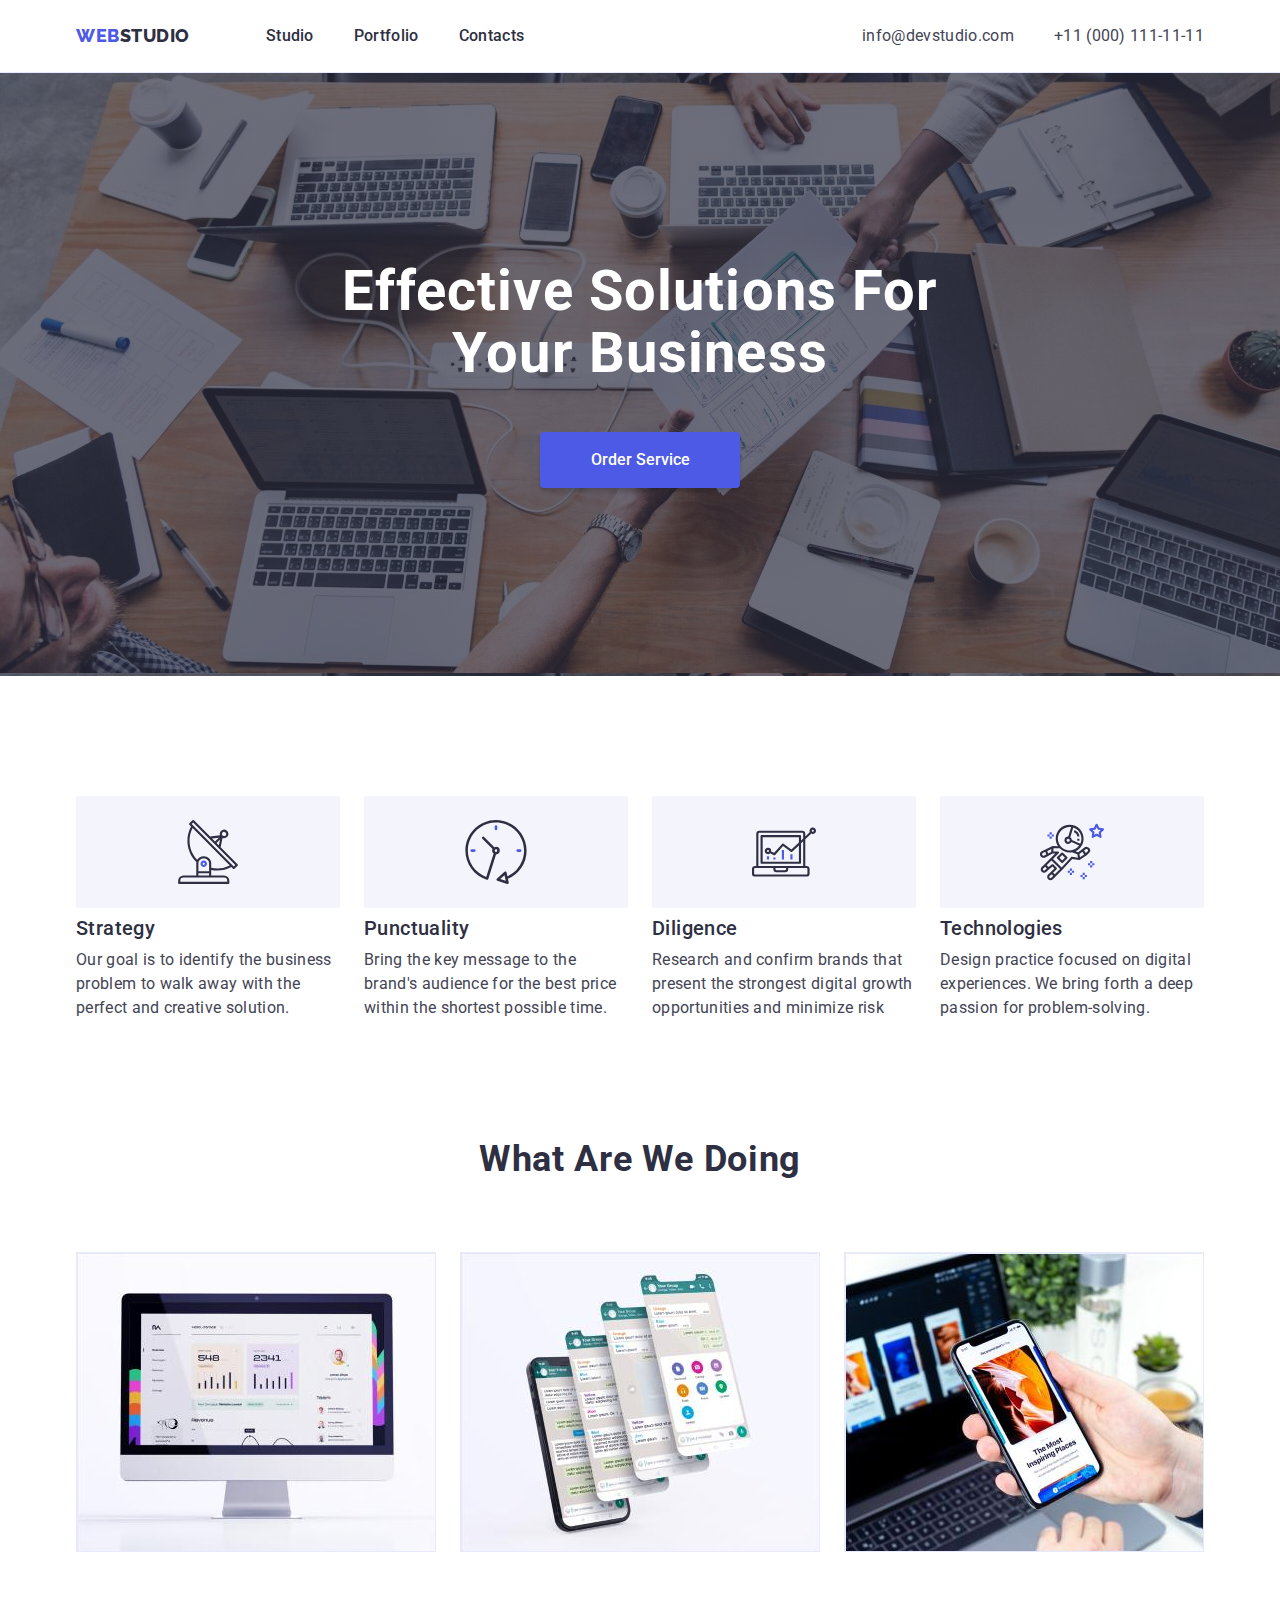
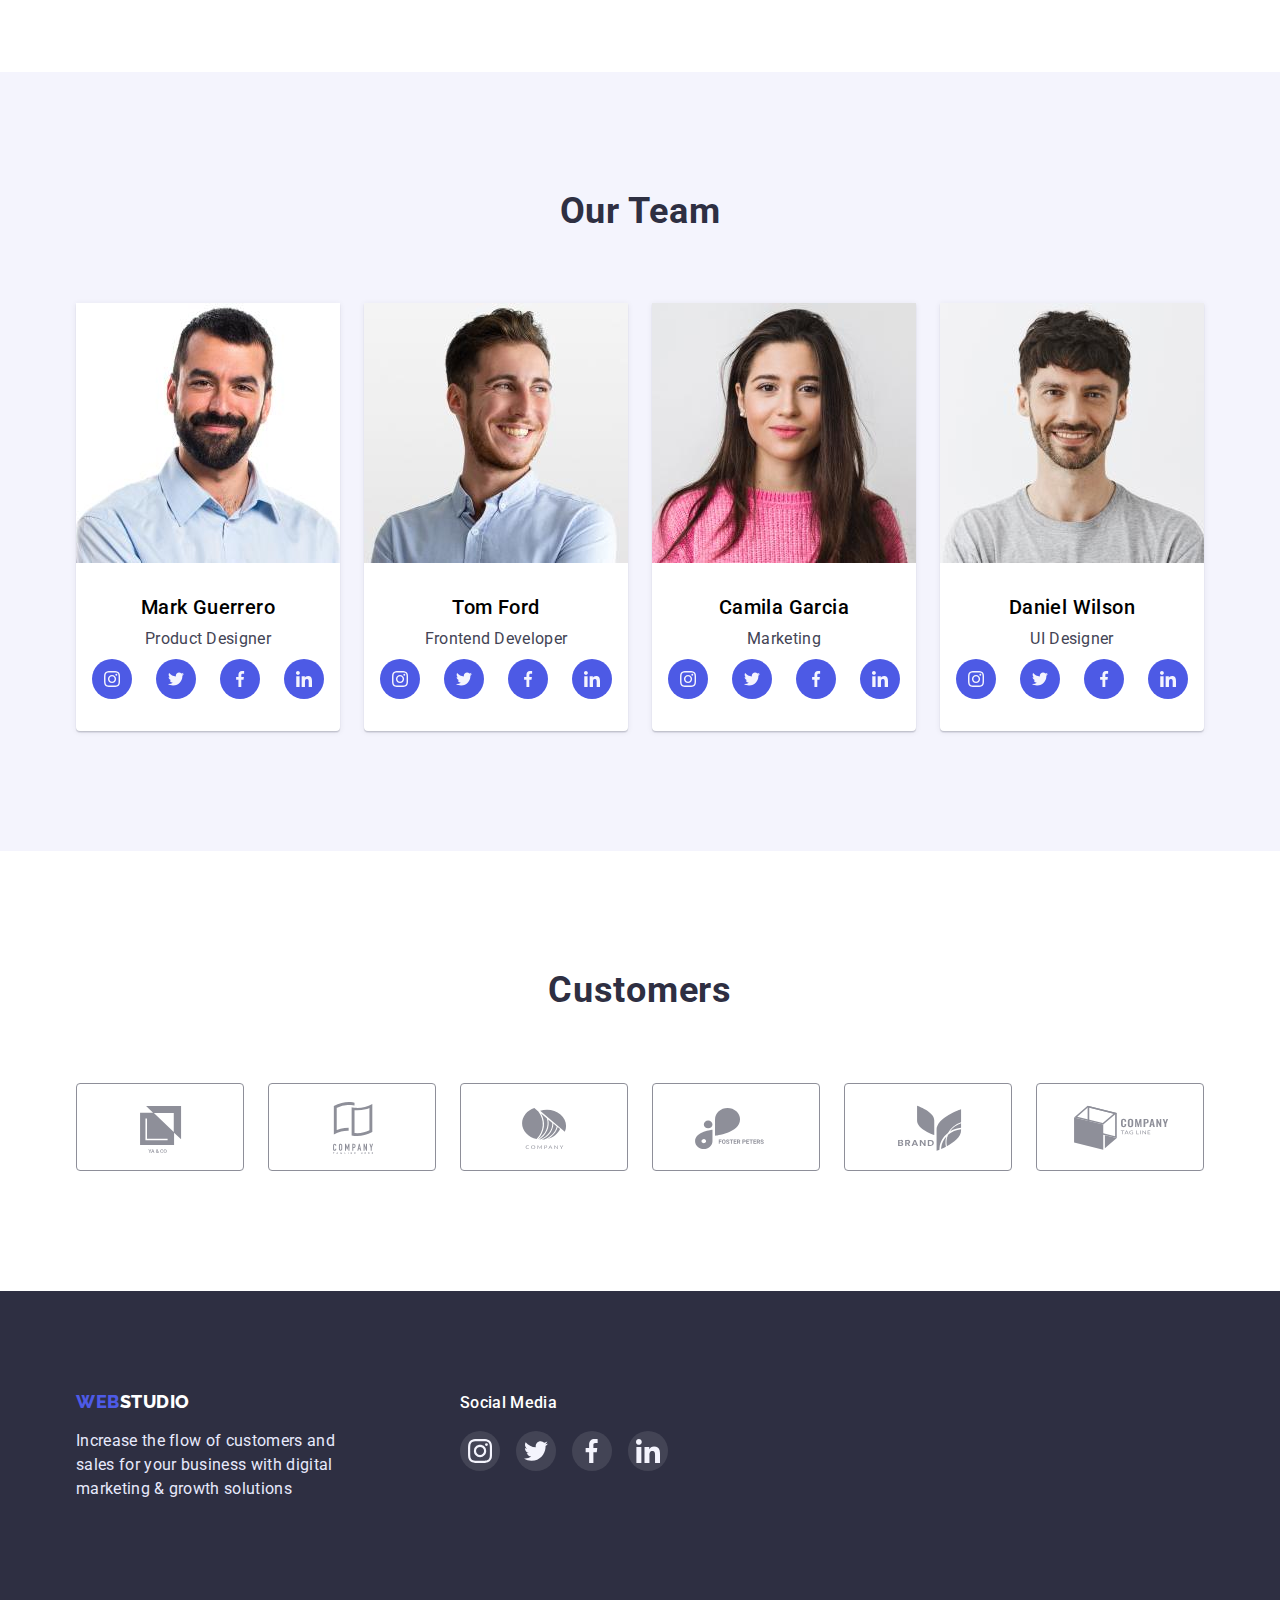
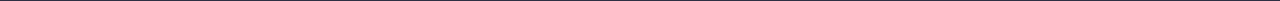
<file: index.html>
<!DOCTYPE html>
<html lang="en">
  <head>
    <title>Main Page</title>
    <meta charset="utf-8">
	<meta http-equiv="X-UA-Compatible" content="IE=edge">
    <meta name="viewport" content="width=device-width, initial-scale=1.0">
	<link rel="stylesheet" href="https://fonts.googleapis.com/css2?family=Raleway:wght@800&family=Roboto:wght@400;500;700;900&display=swap" >    
	<link rel="stylesheet" href="https://cdnjs.cloudflare.com/ajax/libs/modern-normalize/1.1.0/modern-normalize.min.css">
	<link rel="stylesheet" href="./css/styles.css">
 
</head>
  <body >
	   
   <header class="header">
	    <div class="container page">
		<a class="logo"  href="index.html" lang="en" >Web<span class="logo-part">Studio</span></a>
    		<nav class="navigate">
		        	
		 <ul class="pages">
          <li class="page"><a class="page-link current" href="index.html">Studio</a></li>
          <li class="page"><a class="page-link" href="portfolio.html">Portfolio</a></li>
          <li class="page"><a class="page-link" href="index.html">Contacts</a></li>
        </ul>
		</nav> 
	    
      <ul class="contacts">
        <li class="contact">
		<a class="contact-link" href="mailto:info@devstudio.com">
		info@devstudio.com</a></li>
        <li class="contact">
		<a class="contact-link" href="tel:+11(000)1111111">
		+11 (000) 111-11-11</a></li>
      </ul>
	  </div>
      	  
    </header>
    <main>
	 <section class="hero">
	 <div class="container">
	  <h1 class="hero-title">Effective Solutions for Your Business</h1>
        <button type="button" class="button" >Order Service</button>
      </div>
	  </section>
	  
    <section class="section principles">
	<div class="container">
	 <h2 class="visually-hidden">OUR ADVANTAGES</h2>
        <ul class="principles-list">
          <li class="principles-item">
		  <div class="principles-icon">
		  <svg  class="icon-antenna-1" width="64" height="64">
			<use href="./css/images/sprite/icons.svg#icon-antenna"></use>
		  </svg></div>
            <h3 class="principles-title">Strategy</h3>
            <p class="principles-content">Our goal is to identify the business problem to walk away with the perfect and creative solution. </p>
          </li>
          <li class="principles-item">  
		  <div class="principles-icon">
			<svg  class="icon-clock-1" width="64" height="64">
				<use href="./css/images/sprite/icons.svg#icon-clock"></use>
		  </svg></div>
            <h3 class="principles-title">Punctuality</h3>
            <p class="principles-content">Bring the key message to the brand's audience for the best price within the shortest possible time.</p>
          </li>
          <li class="principles-item">
		  <div class="principles-icon">
			<svg class="icon-diagram-1" width="64" height="64">
				<use href="./css/images/sprite/icons.svg#icon-diagram"></use>
			</svg></div>
            <h3 class="principles-title">Diligence</h3>
            <p class="principles-content">
              Research and confirm brands that present the strongest digital growth opportunities and minimize risk
            </p>
          </li>
          <li class="principles-item">
		  <div class="principles-icon">
		  <svg class="icon-astronaut-1" width="64" height="64">
			<use href="./css/images/sprite/icons.svg#icon-astronaut" ></use>
		  </svg></div>
            <h3 class="principles-title">Technologies</h3>
            <p class="principles-content">Design practice focused on digital experiences. We bring forth a deep passion for problem-solving.</p>
          </li>
        </ul>
		</div>
	  </section>
	  <section class="section services">
	  <div class="container">
	   <h3 class="services-title">What are we doing</h3>
   		<ul class="services-images">
          <li class="services-image"></li>
          <li class="services-image"></li>
          <li class="services-image"></li>
        </ul>
		</div>
	   </section>
      <section class="section team">
	  <div class="container">
	  <h2 class="team-title">Our Team</h2> 
        <ul class="team-list">
          <li class="team-item">
			<div class="team-picture"></div>
		    <div class="team-card" >
                <h3 class="team-name">Mark Guerrero</h3>
                <p class="team-profession" lang="en">Product Designer</p>
              <ul class="icons">
			  <li class="icon"><a href="#" class="team-icon">
			  <svg class="icon-instagram-card" width="16" height="16">
				<use href="./css/images/sprite/icons.svg#icon-instagram-card"></use>
			  </svg></a></li>
			  <li class="icon"><a href="#" class="team-icon">
			  <svg class="icon-twitter-card" width="16" height="16">
				<use href="./css/images/sprite/icons.svg#icon-twitter-card"></use>
			  </svg></a>
			   <li class="icon"><a href="#" class="team-icon">
			  <svg class="icon-facebook-card" width="16" height="16">
				<use href="./css/images/sprite/icons.svg#icon-facebook-card"></use>
			  </svg></a></li>
			  <li class="icon"><a href="#" class="team-icon">
			  <svg class="icon-linkedin-card" width="16" height="16">
				<use href="./css/images/sprite/icons.svg#icon-linkedin-card"></use>
			  </svg></a></li>
			  </ul>
			  </div>
          </li>
          <li class="team-item">
			<div class="team-picture"></div>
		   <div class="team-card">
                <h3 class="team-name">Tom Ford</h3>
                <p class="team-profession" lang="en">Frontend Developer</p>
             <ul class="icons">
			  <li class="icon"><a href="#" class="team-icon">
			  <svg class="icon-instagram-card" width="16" height="16">
				<use href="./css/images/sprite/icons.svg#icon-instagram-card"></use>
			  </svg></a></li>
			  <li class="icon"><a href="#" class="team-icon">
			  <svg class="icon-twitter-card" width="16" height="16">
				<use href="./css/images/sprite/icons.svg#icon-twitter-card"></use>
			  </svg></a></li>
			  <li class="icon"><a href="#" class="team-icon">
			  <svg class="icon-facebook-card" width="16" height="16">
				<use href="./css/images/sprite/icons.svg#icon-facebook-card"></use>
			  </svg></a></li>
			  <li class="icon"><a href="#" class="team-icon">
			  <svg class="icon-linkedin-card" width="16" height="16">
				<use href="./css/images/sprite/icons.svg#icon-linkedin-card"></use>
			  </svg></a></li>
			  </ul>
			 </div>
          </li>
          <li class="team-item">
			<div class="team-picture"></div>
		    <div class="team-card" >
                <h3 class="team-name">Camila Garcia</h3>
                <p class="team-profession" lang="en">Marketing</p>
              <ul class="icons">
			  <li class="icon"><a href="#" class="team-icon">
			  <svg class="icon-instagram-card" width="16" height="16">
				<use href="./css/images/sprite/icons.svg#icon-instagram-card"></use>
			  </svg></a></li>
			  <li class="icon"><a href="#" class="team-icon">
			  <svg class="icon-twitter-card" width="16" height="16">
				<use href="./css/images/sprite/icons.svg#icon-twitter-card"></use>
			  </svg></a></li>
			  <li class="icon"><a href="#" class="team-icon">
			  <svg class="icon-facebook-card" width="16" height="16">
				<use href="./css/images/sprite/icons.svg#icon-facebook-card"></use>
			  </svg></a></li>
			  <li class="icon"><a href="#" class="team-icon">
			  <svg class="icon-linkedin-card" width="16" height="16">
				<use href="./css/images/sprite/icons.svg#icon-linkedin-card"></use>
			  </svg></a></li>
			  </ul>
            </div>
          </li>
          <li class="team-item">
			<div class="team-picture"></div>
		   <div class="team-card" >  
				<h3 class="team-name">Daniel Wilson</h3>
                <p class="team-profession" lang="en">UI Designer</p>
			<ul class="icons">
			  <li class="icon"><a href="#" class="team-icon">
			  <svg class="icon-instagram-card" width="16" height="16">
				<use href="./css/images/sprite/icons.svg#icon-instagram-card"></use>
			  </svg></a></li>
			  <li class="icon"><a href="#" class="team-icon">
			  <svg class="icon-twitter-card" width="16" height="16">
				<use href="./css/images/sprite/icons.svg#icon-twitter-card"></use>
			  </svg></a></li>
			  <li class="icon"><a href="#" class="team-icon">
			  <svg class="icon-facebook-card" width="16" height="16">
				<use href="./css/images/sprite/icons.svg#icon-facebook-card"></use>
			  </svg></a></li>
			  <li class="icon"><a href="#" class="team-icon">
			  <svg class="icon-linkedin-card" width="16" height="16">
				<use href="./css/images/sprite/icons.svg#icon-linkedin-card"></use>
			  </svg></a></li>
			  </ul>
             </div>
          </li>
        </ul>
		</div>
	</section>
	<section class="section clients">
	<div class="container">
	<h2 class="clients-title">Customers<h2>
	<ul class="clients-list">
	<li class="clients-item"><a href="#" class="clients-ya">
	<svg class="icon-client-ya" width="104" height="56">
		<use href="./css/images/sprite/icons.svg#icon-client-ya"></use>
	</svg></a></li>
	<li class="clients-item"><a href="#" class="clients-mens">
	<svg class="icon-client-mens" width="104" height="56">
		<use href="./css/images/sprite/icons.svg#icon-client-mens"></use>
	</svg></a></li>
	<li class="clients-item"><a href="#" class="clients-company">
	<svg class="icon-client-company" width="104" height="56">
		<use href="./css/images/sprite/icons.svg#icon-client-company"></use>
	</svg></a></li>
	<li class="clients-item"><a href="#" class="clients-foster">
	<svg class="icon-client-foster" width="104" height="56">
		<use href="./css/images/sprite/icons.svg#icon-client-foster" ></use>
	</svg></a></li>
	<li class="clients-item"><a href="#" class="clients-brand">
	<svg class="icon-client-brand" width="104" height="56">
		<use href="./css/images/sprite/icons.svg#icon-client-brand"></use>
	</svg></a></li>
	<li class="clients-item"><a href="#" class="clients-tag">
	<svg class="icon-client-tag" width="104" height="56">
		<use href="./css/images/sprite/icons.svg#icon-client-tag" ></use>
	</svg></a></li>
	</ul>
	</div>
	</section>	
    </main>
    <footer class="footer">
	<div class="container">
	<div class="section-info">
	 <a class="logo-same" lang="en"  href="index.html">Web<span class="logo-same-part">Studio</span></a>
	  <p class="info-text">
	  Increase the flow of customers and sales for your business with digital marketing & growth solutions	
	 </p>
	 </div>
	
     <div class="networks">
	  <p class="networks-title">Social media</p>
	  <ul class="networks-icons">
	  <li class="networks-item"><a href="#" class="networks-icon">
	  <svg class="icon-instagram-footer" width="24" height="24">
		<use href="./css/images/sprite/icons.svg#icon-instagram-footer"></use>
	  </svg></a></li>
	 <li class="networks-item"><a href="#" class="networks-icon">
	 <svg class="icon-twitter-footer" width="24" height="24">
		<use href="./css/images/sprite/icons.svg#icon-twitter-footer"></use>
	 </svg></a></li>
	 <li class="networks-item"><a href="#" class="networks-icon">
	 <svg class="icon-facebook-footer" width="24" height="24">
		<use href="./css/images/sprite/icons.svg#icon-facebook-footer"></use>
	 </svg></a></li>
	 <li class="networks-item"><a href="#" class="networks-icon">
	 <svg class="icon-linkedin-footer" width="24" height="24">
		<use href="./css/images/sprite/icons.svg#icon-linkedin-footer"></use>
	 </svg></a></li>
	 </ul>
	 </div>	
     </div>	 
	 </footer>
	 
  </body>
</html>
</file>
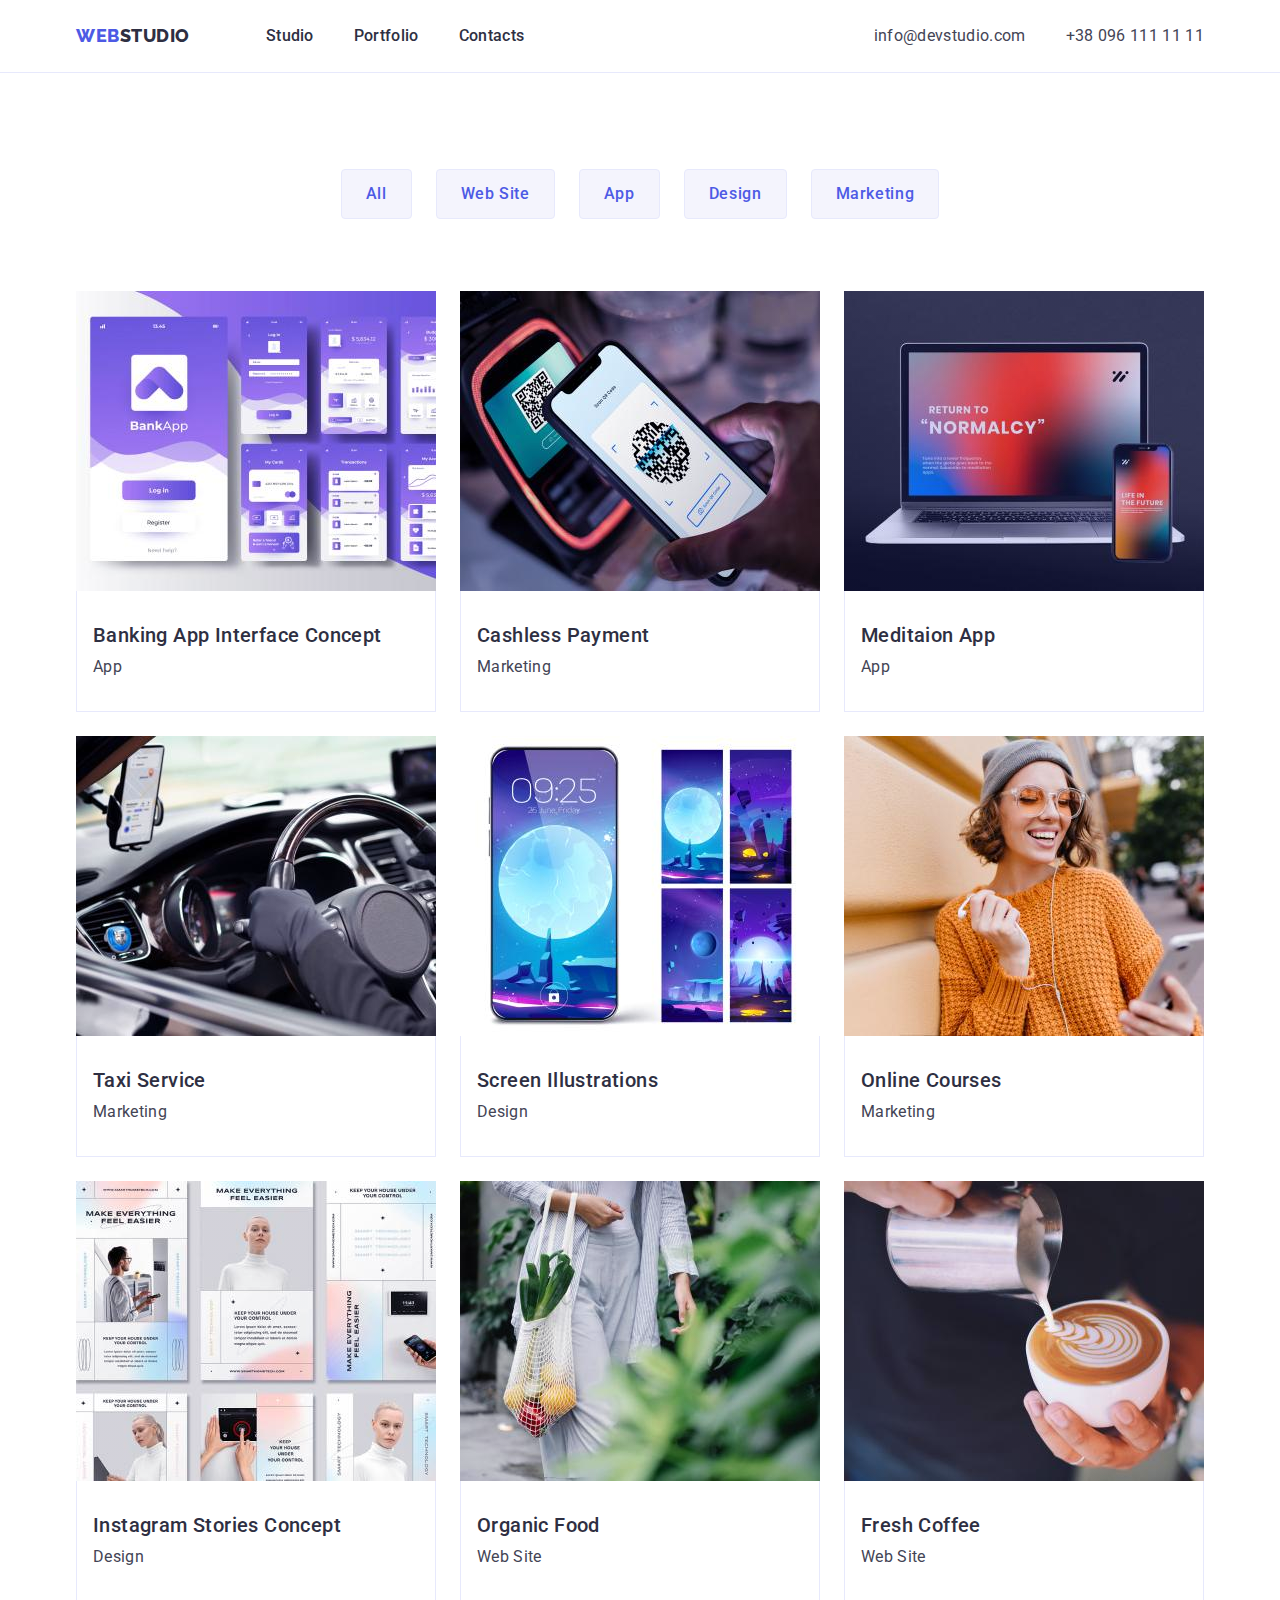
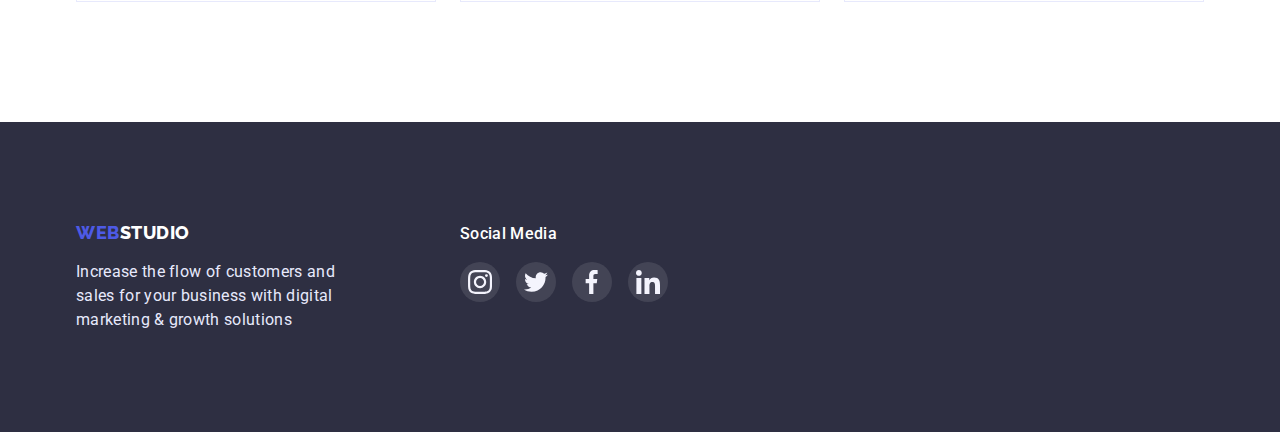
<file: portfolio.html>
<!DOCTYPE html>
<html lang="uk">
  <head>
    <title>Portfolio</title>
    <meta charset="utf-8" />
    <meta http-equiv="X-UA-Compatible" content="IE=edge" />
    <meta name="viewport" content="width=device-width, initial-scale=1.0" />
    <link
      rel="stylesheet"
      href="https://fonts.googleapis.com/css2?family=Raleway:wght@800&family=Roboto:wght@400;500;700;900&display=swap"
    />
    <link
      rel="stylesheet"
      href="https://cdnjs.cloudflare.com/ajax/libs/modern-normalize/1.1.0/modern-normalize.min.css"
    />

    <link rel="stylesheet" href="./css/styles.css" />
  </head>
  <body>
    <header class="header">
      <div class="container page">
        <a class="logo" href="index.html" lang="en"
          >Web<span class="logo-part">Studio</span></a
        >
        <nav class="navigate">
          <ul class="pages">
            <li class="page">
              <a class="page-link" href="index.html">Studio</a>
            </li>
            <li class="page">
              <a class="page-link current" href="/">Portfolio</a>
            </li>
            <li class="page">
              <a class="page-link" href="index.html">Contacts</a>
            </li>
          </ul>
        </nav>

        <ul class="contacts">
          <li class="contact">
            <a class="contact-link" href="mailto:info@devstudio.com">
              info@devstudio.com</a
            >
          </li>
          <li class="contact">
            <a class="contact-link" href="tel:+380961111111">
              +38 096 111 11 11</a
            >
          </li>
        </ul>
      </div>
    </header>
    <main>
      <section class="portfolio">
        <div class="container">
          <h1 class="visually-hidden">Buttons</h1>
          <ul class="filter-buttons">
            <li class="filter-item">
              <button type="button" class="filter-button">All</button>
            </li>
            <li class="filter-item">
              <button type="button" class="filter-button">Web Site</button>
            </li>
            <li class="filter-item">
              <button type="button" class="filter-button">App</button>
            </li>
            <li class="filter-item">
              <button type="button" class="filter-button">Design</button>
            </li>
            <li class="filter-item">
              <button type="button" class="filter-button">Marketing</button>
            </li>
          </ul>

          <ul class="cards">
            <li class="cards-item">
              <div class="cards-picture"></div>
              <div class="cards-poster">
                <h2 class="cards-title">Banking App Interface Concept</h2>
                <p class="cards-text">App</p>
              </div>
            </li>
            <li class="cards-item">
              <div class="cards-picture"></div>
              <div class="cards-poster">
                <h2 class="cards-title" lang="en">Cashless Payment</h2>
                <p class="cards-text" lang="en">Marketing</p>
              </div>
            </li>
            <li class="cards-item">
              <div class="cards-picture"></div>
              <div class="cards-poster">
                <h2 class="cards-title" lang="en">Meditaion App</h2>
                <p class="cards-text">App</p>
              </div>
            </li>

            <li class="cards-item">
              <div class="cards-picture"></div>
              <div class="cards-poster">
                <h2 class="cards-title">Taxi Service</h2>
                <p class="cards-text">Marketing</p>
              </div>
            </li>
            <li class="cards-item">
              <div class="cards-picture"></div>
              <div class="cards-poster">
                <h2 class="cards-title" lang="en">Screen Illustrations</h2>
                <p class="cards-text" lang="en">Design</p>
              </div>
            </li>
            <li class="cards-item">
              <div class="cards-picture"></div>
              <div class="cards-poster">
                <h2 class="cards-title" lang="en">Online Courses</h2>
                <p class="cards-text">Marketing</p>
              </div>
            </li>

            <li class="cards-item">
              <div class="cards-picture"></div>
              <div class="cards-poster">
                <h2 class="cards-title" lang="en">Instagram Stories Concept</h2>
                <p class="cards-text">Design</p>
              </div>
            </li>
            <li class="cards-item">
              <div class="cards-picture"></div>
              <div class="cards-poster">
                <h2 class="cards-title" lang="en">Organic Food</h2>
                <p class="cards-text" lang="en">Web Site</p>
              </div>
            </li>
            <li class="cards-item">
              <div class="cards-picture"></div>
              <div class="cards-poster">
                <h2 class="cards-title" lang="en">Fresh Coffee</h2>
                <p class="cards-text">Web Site</p>
              </div>
            </li>
          </ul>
        </div>
      </section>
    </main>
    <footer class="container footer-portfolio">
      <div class="container">
        <div class="section-info">
          <a class="logo-same" lang="en" href="index.html"
            >Web<span class="logo-same-part">Studio</span></a
          >
          <p class="info-text">
            Increase the flow of customers and sales for your business with
            digital marketing & growth solutions
          </p>
        </div>

        <div class="networks">
          <p class="networks-title">Social media</p>
          <ul class="networks-icons">
            <li class="networks-item">
              <a href="#" class="networks-icon">
                <svg class="icon-instagram-footer" width="24" height="24">
                  <use
                    href="./css/images/sprite/icons.svg#icon-instagram-footer"
                  ></use></svg
              ></a>
            </li>
            <li class="networks-item">
              <a href="#" class="networks-icon">
                <svg class="icon-twitter-footer" width="24" height="24">
                  <use
                    href="./css/images/sprite/icons.svg#icon-twitter-footer"
                  ></use></svg
              ></a>
            </li>
            <li class="networks-item">
              <a href="#" class="networks-icon">
                <svg class="icon-facebook-footer" width="24" height="24">
                  <use
                    href="./css/images/sprite/icons.svg#icon-facebook-footer"
                  ></use></svg
              ></a>
            </li>
            <li class="networks-item">
              <a href="#" class="networks-icon">
                <svg class="icon-linkedin-footer" width="24" height="24">
                  <use
                    href="./css/images/sprite/icons.svg#icon-linkedin-footer"
                  ></use></svg
              ></a>
            </li>
          </ul>
        </div>
      </div>
    </footer>
  </body>
</html>
</file>
<file: css/styles.css>
:root {
  --selection-color: #404bbf;
  --footer-icon-background: #31d0aa;
  --team-icon-background: #4d5ae5;
  --logo-color: #4d5ae5;
  --logo-footer-color: #f4f4fd;
  --text-footer-color: #e7e9fc;
  --logo-footer-color: #ffffff;
  --hero-color: #2f303a;
  --background-first: #ffffff;
  --background-second: #f4f4fd;
  --background-third: #ffffff;
  --background-header: #ffffff;
  --primary-text-color: #2e2f42;
  --secondary-text-color: #434455;
  --background-third-color: #757575;
  --portfolio-background: #ffffff;
  --button-background: #4d5ae5;
  --button-background-second: #f4f4fd;
  --filter-button-color: #4d5ae5;
  --icons-first-background: #ffffff;
  --icons-second-background: #f4f4fd;
  --icons-third-background: #ffffff;
  --twitter-foot-background: #2196f3;
  --icons-foot-background: rgba(255, 255, 255, 0.1);
  --likedin-background: #2196f3;
  --icons-border-color: #8e8f99;
  --primary-white-color: #ffffff;
  --third-text-color: #ffffff;
  --border-color: #e7e9fc;
  --logo-part-color: #2e2f42;
  --footer-background: #2e2f42;
  --text-border-color: #eeeeee;
  --card-border-color: #e7e9fc;
  --card-background-color: #ffffff;
  --backdrop-background-color: #ffffff;
  --contacts-footer-background: rgba(255, 255, 255, 0.6);
}
*,
*::before,
*::after {
  margin: 0;
  padding: 0;
}
body {
  font-family: "Roboto", sans-serif;
  font-size: 14px;
  background: var(--primary-white-color);
}

.container {
  width: 1158px;
  padding-left: 15px;
  padding-right: 15px;
  margin: 0 auto;
}
.section {
  padding-top: 120px;
  padding-bottom: 120px;
}
.header {
  display: flex;
  border-bottom: 1px solid var(--border-color);
}

.portfolio {
  padding-top: 96px;
  padding-bottom: 120px;
  background: var(--portfolio-background);
}

.hero {
  max-width: 1440px;
  margin: 0 auto;
  padding-top: 188px;
  padding-bottom: 188px;
  background-repeat: no-repeat;
  background-position: center;
  background: linear-gradient(rgba(46, 47, 66, 0.7), rgba(46, 47, 66, 0.7)),
    url("images/people-office 1.jpg");
}

.navigate {
  display: flex;
  align-items: center;
}

.logo {
  font-family: "Raleway";
  font-style: normal;
  font-weight: 800;
  font-size: 18px;
  line-height: 1.3;
  text-decoration: none;
  /* identical to box height */
  letter-spacing: 0.03em;
  text-transform: uppercase;
  color: var(--logo-color);
  display: flex;
  padding-top: 24px;
  padding-bottom: 24px;
  flex: none;
  order: 0;
  flex-grow: 0;
}
.logo:focus {
  outline: 0;
}
.logo-part {
  font-family: "Raleway";
  font-style: normal;
  font-weight: 800;
  font-size: 18px;
  letter-spacing: 0.03em;
  line-height: 1.3;
  text-transform: uppercase;
  color: var(--logo-part-color);
  flex: none;
  order: 1;
  flex-grow: 0;
}

.pages {
  display: flex;
  list-style: none;
  margin-left: 76px;
  gap: 40px;
}
.page {
  display: flex;
  align-items: center;
}
.page-link {
  display: block;
  padding-top: 24px;
  padding-bottom: 24px;
  font-size: 16px;
  font-weight: 500;
  line-height: 1.5;
  letter-spacing: 0.02em;
  color: var(--primary-text-color);
  text-decoration: none;
  flex: none;
  order: 0;
  flex-grow: 0;
}
.page-link:hover,
.page-link:focus {
  outline: 0;
  color: var(--selection-color);
}

.contacts {
  display: flex;
  list-style: none;
  align-items: center;
  margin-left: auto;
  gap: 40px;
}
.contact-link {
  text-decoration: none;
  font-weight: 400;
  font-size: 16px;
  line-height: 1.5;
  letter-spacing: 0.02em;
  color: var(--secondary-text-color);
}
.contact-link:hover,
.contact-link:focus {
  outline: 0;
  color: var(--selection-color);
}

.hero-title {
  width: 696px;
  margin: 0 auto;
  font-weight: 700;
  font-size: 56px;
  line-height: 1.1;
  /* or 136% */
  text-align: center;
  letter-spacing: 0.02em;
  text-transform: capitalize;
  background-color: transparent;
  color: var(--third-text-color);
}

.button {
  display: block;
  margin: 0 auto;
  min-width: 200px;
  height: 56px;
  font-size: 16px;
  line-height: 1.5;
  margin-top: 48px;
  padding: 16px 32px;
  border: none;
  cursor: pointer;
  color: var(--third-text-color);
  background: var(--button-background);
  box-shadow: 0px 4px 4px rgba(0, 0, 0, 0.15);
  border-radius: 4px;
  font-weight: 500;
}
.button:hover,
.button:focus {
  outline: 0;
  background: var(--selection-color);
}

.principles-icon {
  display: flex;
  height: 112px;
  width: 264px;
  justify-content: center;
  align-items: center;
  margin-bottom: 8px;
  background: var(--icons-second-background);
  border-radius: 4px;
}

.principles {
  display: flex;
  background: var(--background-first);
}
.principles-list {
  display: flex;
  list-style: none;
  text-decoration: none;
  gap: 24px;
}

.visually-hidden {
  position: absolute;
  white-space: nowrap;
  width: 1px;
  height: 1px;
  overflow: hidden;
  border: 0;
  padding: 0;
  clip: rect(0 0 0 0);
  clip-path: inset(50%);
  margin: -1px;
}
.principles-title {
  font-weight: 500;
  font-size: 20px;
  line-height: 1.2;
  letter-spacing: 0.02em;
  text-transform: capitalize;
  color: var(--primary-text-color);
}

.principles-content {
  margin-top: 8px;
  font-size: 16px;
  line-height: 1.5;
  /* or 171% */
  letter-spacing: 0.02em;
  color: var(--secondary-text-color);
}
.services {
  padding-top: 0;
  background: var(--background-first);
}

.services-title {
  text-decoration: none;
  font-weight: 700;
  font-size: 36px;
  line-height: 1.1;
  text-align: center;
  letter-spacing: 0.02em;
  text-transform: capitalize;
  color: var(--primary-text-color);
}
.services-images {
  list-style: none;
  display: flex;
  margin-top: 72px;
  gap: 24px;
}
.services-image:nth-child(1) {
  width: 360px;
  height: 300px;
  background-repeat: no-repeat;
  background-position: center;
  background: linear-gradient(
      0deg,
      rgba(77, 90, 229, 0.1),
      rgba(77, 90, 229, 0.1)
    ),
    url("images/img1.jpg");
  background-blend-mode: soft-light, normal;
  border: 1px solid #e7e9fc;
  flex: none;
  order: 0;
  flex-grow: 0;
}
.services-image:nth-child(2) {
  width: 360px;
  height: 300px;
  background-repeat: no-repeat;
  background-position: center;
  background: linear-gradient(
      0deg,
      rgba(77, 90, 229, 0.1),
      rgba(77, 90, 229, 0.1)
    ),
    url("images/img2.jpg");
  background-blend-mode: soft-light, normal;
  border: 1px solid #e7e9fc;
  flex: none;
  order: 0;
  flex-grow: 0;
}
.services-image:nth-child(3) {
  width: 360px;
  height: 300px;
  background-repeat: no-repeat;
  background-position: center;
  background: linear-gradient(
      0deg,
      rgba(77, 90, 229, 0.1),
      rgba(77, 90, 229, 0.1)
    ),
    url("images/img3.jpg");
  background-blend-mode: soft-light, normal;
  border: 1px solid #e7e9fc;
  flex: none;
  order: 0;
  flex-grow: 0;
}

.icons {
  display: flex;
  margin-left: 16px;
  list-style: none;
  gap: 24px;
}

.team-icon {
  display: flex;
  height: 40px;
  width: 40px;
  align-items: center;
  justify-content: center;
  border-radius: 50%;
  background: var(--team-icon-background);
}

.team-icon:hover,
.team-icon:focus {
  outline: 0;
  background: var(--selection-color);
}
.team-item:nth-child(1) > .team-picture {
  width: 264px;
  height: 260px;
  background: url("images/img4.jpg");
  mix-blend-mode: normal;
  /* Inside auto layout */
  flex: none;
  order: 0;
  flex-grow: 0;
}

.team-item:nth-child(2) > .team-picture {
  width: 264px;
  height: 260px;
  background: url("images/img5.jpg");
  mix-blend-mode: normal;
  /* Inside auto layout */
  flex: none;
  order: 0;
  flex-grow: 0;
}

.team-item:nth-child(3) > .team-picture {
  width: 264px;
  height: 260px;
  background: url("images/img6.jpg");
  mix-blend-mode: normal;
  /* Inside auto layout */
  flex: none;
  order: 0;
  flex-grow: 0;
}

.team-item:nth-child(4) > .team-picture {
  width: 264px;
  height: 260px;
  background: url("images/img7.jpg");
  mix-blend-mode: normal;
  /* Inside auto layout */
  flex: none;
  order: 0;
  flex-grow: 0;
}

.clients {
  display: flex;
  display: block;
}
.clients-list {
  display: flex;
  list-style: none;
  gap: 24px;
  margin-top: 72px;
}
.clients-title {
  font-weight: 700;
  font-size: 36px;
  line-height: 1.1;
  text-align: center;
  letter-spacing: 0.02em;
  text-transform: capitalize;
  color: var(--primary-text-color);
}

.clients-ya {
  display: flex;
  width: 168px;
  height: 88px;
  align-items: center;
  justify-content: center;
  border: 1px solid var(--icons-border-color);
  border-radius: 4px;
  background: var(--icons-third-background);
  fill: none;
}
.clients-ya:hover svg,
.clients-ya:focus svg {
  opacity: 0;
}
.clients-ya:hover,
.clients-ya:focus {
  outline: 0;
  border: 1px solid var(--selection-color);
  background-repeat: no-repeat;
  background-image: url("images/svg/client-first-first.svg");
  background-size: 104px 56px;
  background-position: center;
}
.clients-mens {
  display: flex;
  width: 168px;
  height: 88px;
  align-items: center;
  justify-content: center;
  border: 1px solid var(--icons-border-color);
  border-radius: 4px;
  background: var(--icons-third-background);
  fill: none;
}
.clients-mens:hover svg,
.clients-mens:focus svg {
  opacity: 0;
}
.clients-mens:hover,
.clients-mens:focus {
  outline: 0;
  border: 1px solid var(--selection-color);
  background-repeat: no-repeat;
  background-image: url("images/svg/client-second-second.svg");
  background-size: 104px 56px;
  background-position: center;
}
.clients-company {
  display: flex;
  width: 168px;
  height: 88px;
  align-items: center;
  justify-content: center;
  border: 1px solid var(--icons-border-color);
  border-radius: 4px;
  background: var(--icons-third-background);
  fill: none;
}
.clients-company:hover svg,
.clients-company:focus svg {
  opacity: 0;
}
.clients-company:hover,
.clients-company:focus {
  outline: 0;
  border: 1px solid var(--selection-color);
  background-repeat: no-repeat;
  background-image: url("images/svg/client-third-third.svg");
  background-size: 104px 56px;
  background-position: center;
}
.clients-foster {
  display: flex;
  width: 168px;
  height: 88px;
  align-items: center;
  justify-content: center;
  border: 1px solid var(--icons-border-color);
  border-radius: 4px;
  background: var(--icons-third-background);
  fill: none;
}
.clients-foster:hover svg,
.clients-foster:focus svg {
  opacity: 0;
}
.clients-foster:hover,
.clients-foster:focus {
  outline: 0;
  border: 1px solid var(--selection-color);
  background-repeat: no-repeat;
  background-image: url("images/svg/client-forth-forth.svg");
  background-size: 104px 56px;
  background-position: center;
}
.clients-brand {
  display: flex;
  width: 168px;
  height: 88px;
  align-items: center;
  justify-content: center;
  border: 1px solid var(--icons-border-color);
  border-radius: 4px;
  background: var(--icons-third-background);
  fill: none;
}
.clients-brand:hover svg,
.clients-brand:focus svg {
  opacity: 0;
}
.clients-brand:hover,
.clients-brand:focus {
  outline: 0;
  border: 1px solid var(--selection-color);
  background-repeat: no-repeat;
  background-image: url("images/svg/client-fifth-fifth.svg");
  background-size: 104px 56px;
  background-position: center;
}
.clients-tag {
  display: flex;
  width: 168px;
  height: 88px;
  align-items: center;
  justify-content: center;
  border: 1px solid var(--icons-border-color);
  border-radius: 4px;
  background: var(--icons-third-background);
  fill: none;
}
.clients-tag:hover svg,
.clients-tag:focus svg {
  opacity: 0;
}
.clients-tag:hover,
.clients-tag:focus {
  outline: 0;
  border: 1px solid var(--selection-color);
  background-repeat: no-repeat;
  background-image: url("images/svg/client-six-six.svg");
  background-size: 104px 56px;
  background-position: center;
}

.team {
  background: var(--background-second);
}

.team-title {
  font-weight: 700;
  font-size: 36px;
  line-height: 1.1;
  text-align: center;
  letter-spacing: 0.02em;
  text-transform: capitalize;
  color: var(--primary-text-color);
}
.team-list {
  display: flex;
  list-style: none;
  margin-top: 72px;
  gap: 24px;
}
.team-name {
  font-weight: 500;
  font-size: 20px;
  line-height: 1.2;
  /* identical to box height */
  text-align: center;
  letter-spacing: 0.02em;
  flex: none;
  order: 0;
  flex-grow: 0;
}
.team-item {
  background: var(--primary-white-color);
  box-shadow: 0px 1px 6px rgba(46, 47, 66, 0.08),
    0px 1px 1px rgba(46, 47, 66, 0.16), 0px 2px 1px rgba(46, 47, 66, 0.08);
  border-radius: 0px 0px 4px 4px;
}

.team-card {
  padding-top: 32px;
  padding-bottom: 32px;
}

.team-profession {
  margin-top: 8px;
  margin-bottom: 8px;
  font-size: 16px;
  line-height: 1.5;
  /* identical to box height */
  text-align: center;
  letter-spacing: 0.02em;
  color: var(--secondary-text-color);
}

.filter-buttons {
  display: flex;
  list-style: none;
  justify-content: center;
  gap: 24px;
}
.filter-button {
  cursor: pointer;
  padding-left: 24px;
  padding-top: 12px;
  padding-bottom: 12px;
  padding-right: 24px;
  border-radius: 4px;
  font-weight: 500;
  font-size: 16px;
  line-height: 1.5;
  /* identical to box height, or 162% */
  text-align: center;
  letter-spacing: 0.04em;
  color: var(--filter-button-color);
  background: var(--button-background-second);
  border: 1px solid var(--border-color);
  flex: none;
  order: 1;
  flex-grow: 0;
}

.filter-button:hover,
.filter-button:focus {
  color: var(--third-text-color);
  box-shadow: 0px 3px 1px rgba(0, 0, 0, 0.1), 0px 2px 1px rgba(0, 0, 0, 0.08),
    0px 2px 2px rgba(0, 0, 0, 0.12);
  border-radius: 4px;
  background: var(--selection-color);
  border: transparent;
  flex: none;
  order: 0;
  flex-grow: 0;
}

.cards {
  display: flex;
  flex-wrap: wrap;
  list-style: none;
  margin-top: 72px;
  padding: 0;
  gap: 24px;
}

.cards-item:hover,
.cards-item:focus {
  box-shadow: 0px 1px 6px rgba(46, 47, 66, 0.08),
    0px 1px 1px rgba(46, 47, 66, 0.16), 0px 2px 1px rgba(46, 47, 66, 0.08);
}

.cards-item:nth-child(1) > .cards-picture {
  width: 360px;
  height: 300px;
  background: linear-gradient(
      0deg,
      rgba(77, 90, 229, 0.1),
      rgba(77, 90, 229, 0.1)
    ),
    url("images/imgp1.jpg");
  background-blend-mode: soft-light, normal;
  mix-blend-mode: normal;
}
.cards-item:nth-child(2) > .cards-picture {
  width: 360px;
  height: 300px;
  background: linear-gradient(
      0deg,
      rgba(77, 90, 229, 0.1),
      rgba(77, 90, 229, 0.1)
    ),
    url("images/imgp2.jpg");
  background-blend-mode: soft-light, normal;
  mix-blend-mode: normal;
}
.cards-item:nth-child(3) > .cards-picture {
  width: 360px;
  height: 300px;
  background: linear-gradient(
      0deg,
      rgba(77, 90, 229, 0.1),
      rgba(77, 90, 229, 0.1)
    ),
    url("images/imgp3.jpg");
  mix-blend-mode: normal;
}
.cards-item:nth-child(4) > .cards-picture {
  width: 360px;
  height: 300px;
  background: linear-gradient(
      0deg,
      rgba(77, 90, 229, 0.1),
      rgba(77, 90, 229, 0.1)
    ),
    url("images/imgp4.jpg");
  background-blend-mode: soft-light, normal;
}
.cards-item:nth-child(5) > .cards-picture {
  width: 360px;
  height: 300px;
  background: linear-gradient(
      0deg,
      rgba(77, 90, 229, 0.1),
      rgba(77, 90, 229, 0.1)
    ),
    url("images/imgp5.jpg");
  background-blend-mode: soft-light, normal;
  mix-blend-mode: normal;
}
.cards-item:nth-child(6) > .cards-picture {
  width: 360px;
  height: 300px;
  background: linear-gradient(
      0deg,
      rgba(77, 90, 229, 0.1),
      rgba(77, 90, 229, 0.1)
    ),
    url("images/imgp6.jpg");
  background-blend-mode: soft-light, normal;
  mix-blend-mode: normal;
}
.cards-item:nth-child(7) > .cards-picture {
  width: 360px;
  height: 300px;
  background: linear-gradient(
      0deg,
      rgba(77, 90, 229, 0.1),
      rgba(77, 90, 229, 0.1)
    ),
    url("images/imgp7.jpg");
  background-blend-mode: soft-light, normal;
}
.cards-item:nth-child(8) > .cards-picture {
  width: 360px;
  height: 300px;
  background: linear-gradient(
      0deg,
      rgba(77, 90, 229, 0.1),
      rgba(77, 90, 229, 0.1)
    ),
    url("images/imgp8.jpg");
  background-blend-mode: soft-light, normal;
  mix-blend-mode: normal;
}
.cards-item:nth-child(9) > .cards-picture {
  width: 360px;
  height: 300px;
  background: linear-gradient(
      0deg,
      rgba(77, 90, 229, 0.1),
      rgba(77, 90, 229, 0.1)
    ),
    url("images/imgp9.jpg");
  background-blend-mode: soft-light, normal;
  mix-blend-mode: normal;
}
.cards-poster {
  text-decoration: none;
  padding-top: 32px;
  padding-bottom: 32px;
  border: 1px solid var(--card-border-color);
  border-top: none;
}

.cards-title {
  margin-left: 16px;
  font-weight: 500;
  font-size: 20px;
  line-height: 1.2;
  /* identical to box height, or 200% */
  color: var(--primary-text-color);
  letter-spacing: 0.02em;
  flex: none;
  order: 0;
  flex-grow: 0;
}
.cards-text {
  margin-left: 16px;
  margin-top: 8px;
  font-size: 16px;
  line-height: 1.5;
  /* identical to box height, or 188% */
  letter-spacing: 0.02em;
  color: var(--secondary-text-color);
  flex: none;
  order: 1;
  flex-grow: 0;
}

.footer {
  padding-top: 100px;
  padding-bottom: 100px;
  background: var(--footer-background);
}
.footer .container {
  display: flex;
  align-items: baseline;
}

.section-info {
  display: flex;
  display: block;
}

.logo-same {
  text-decoration: none;
  font-family: "Raleway";
  font-weight: 800;
  font-size: 18px;
  line-height: 1.2;
  /* identical to box height */
  letter-spacing: 0.03em;
  text-transform: uppercase;
  color: var(--logo-color);
}
.logo-same:focus {
  outline: 0;
}
.logo-same-part {
  font-family: "Raleway";
  font-weight: 800;
  font-size: 18px;
  line-height: 1.2;
  /* identical to box height */
  letter-spacing: 0.03em;
  text-transform: uppercase;
  color: var(--logo-footer-color);
}

.info-text {
  display: flex;
  margin-top: 16px;
  width: 264px;
  font-style: normal;
  font-size: 16px;
  line-height: 1.5;
  letter-spacing: 0.02em;
  color: var(--text-footer-color);
}

.networks {
  display: flex;
  display: block;
  margin-left: 120px;
}
.networks-title {
  font-size: 16px;
  font-style: normal;
  font-weight: 500;
  line-height: 1.5;
  letter-spacing: 0.02em;
  text-transform: capitalize;
  color: var(--third-text-color);
}

.networks-icons {
  display: flex;
  margin-top: 16px;
  list-style: none;
  gap: 16px;
}

.networks-icon:nth-child(1) {
  display: flex;
  box-sizing: border-box;
  width: 40px;
  height: 40px;
  border-radius: 50%;
  background: var(--icons-foot-background);
  align-items: center;
  justify-content: center;
}
.networks-icon:nth-child(1):hover,
.networks-icon:nth-child(1):focus {
  outline: 0;
  background: var(--footer-icon-background);
}
.networks-icon:nth-child(2) {
  display: flex;
  box-sizing: border-box;
  width: 40px;
  height: 40px;
  border-radius: 50%;
  background: var(--icons-foot-background);
  align-items: center;
  justify-content: center;
}
.networks-icon:nth-child(2):hover,
.networks-icon:nth-child(2):focus {
  outline: 0;
  background: var(--footer-icon-background);
}
.networks-icon:nth-child(3) {
  display: flex;
  box-sizing: border-box;
  width: 40px;
  height: 40px;
  border-radius: 50%;
  background: var(--icons-foot-background);
  align-items: center;
  justify-content: center;
}
.networks-icon:nth-child(3):hover,
.networks-icon:nth-child(3):focus {
  outline: 0;
  background: var(--footer-icon-background);
}
.networks-icon:nth-child(4) {
  display: flex;
  box-sizing: border-box;
  width: 40px;
  height: 40px;
  border-radius: 50%;
  background: var(--icons-foot-background);
  align-items: center;
  justify-content: center;
}
.networks-icon:nth-child(4):hover,
.networks-icon:nth-child(4):focus {
  outline: 0;
  background: var(--footer-icon-background);
}
.footer-portfolio {
  padding-top: 100px;
  padding-bottom: 100px;
  background: var(--footer-background);
}
.footer-portfolio {
  width: 100%;
}
.footer-portfolio .container {
  display: flex;
  align-items: baseline;
}
</file>
